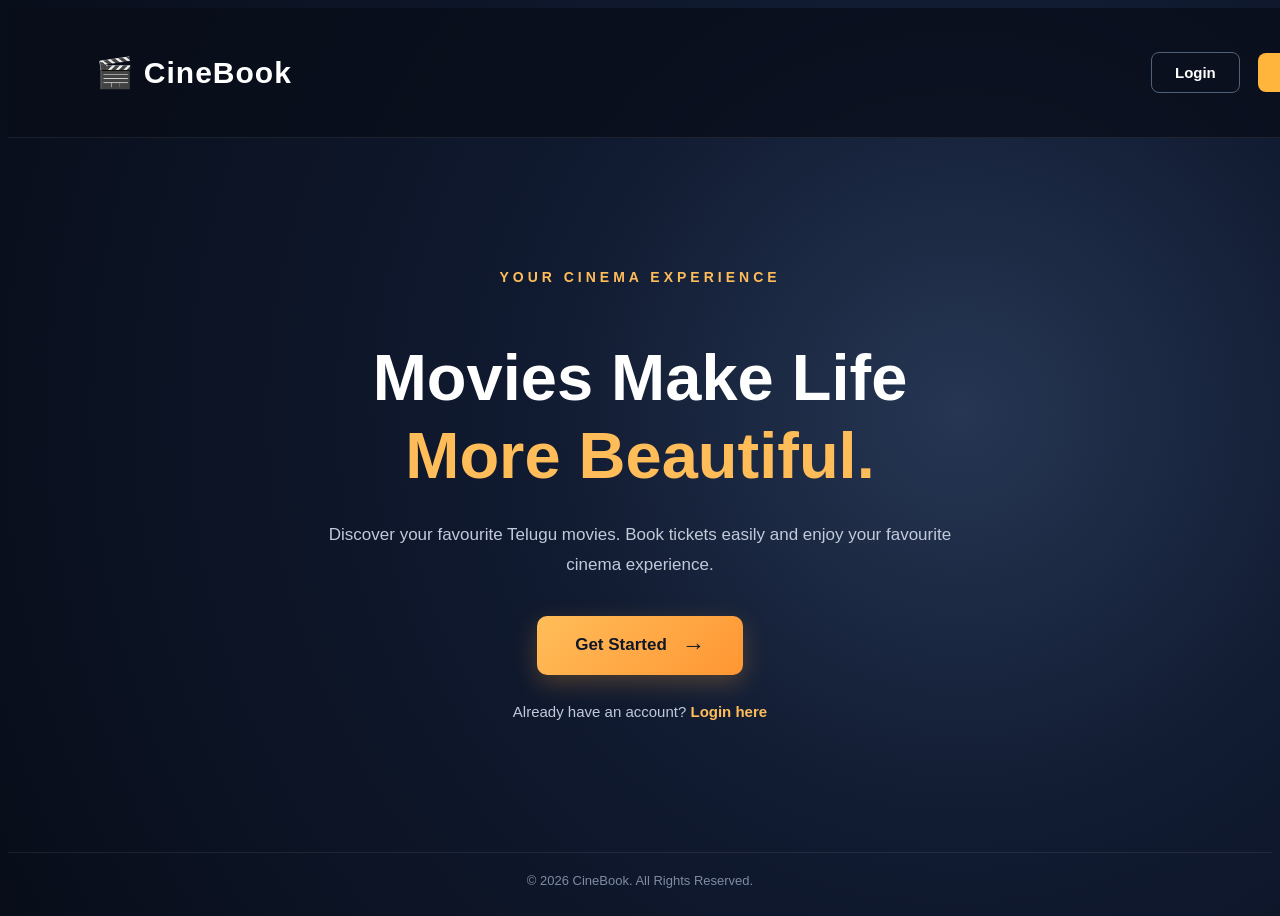
<file: index.html>
<!DOCTYPE html>
<html lang="en">

<head>
    <meta charset="UTF-8">
    <meta name="viewport" content="width=device-width, initial-scale=1.0">

    <title>CineBook - Welcome</title>

    <link rel="stylesheet" href="./style.css">
</head>
<link rel="stylesheet" href="./style.css">

<body class="welcome-page">

    <!-- Navigation Bar -->
    <nav class="navbar">

        <h1 class="logo">🎬 CineBook</h1>

        <div class="nav-links">
            <a href="./login.html" class="nav-login">Login</a>
            <a href="./signup.html" class="nav-signup">Sign Up</a>
        </div>

    </nav>

    <!-- Hero Section -->
    <main class="hero-section">

        <div class="hero-content">

            <p class="tagline">YOUR CINEMA EXPERIENCE</p>

            <h2>
                Movies Make Life
                <span>More Beautiful.</span>
            </h2>

            <p class="hero-description">
                Discover your favourite Telugu movies.
                Book tickets easily and enjoy your
                favourite cinema experience.
            </p>

            <a href="./signup.html" class="get-started">
                Get Started <span>→</span>
            </a>

            <p class="account-text">
                Already have an account?
                <a href="./login.html">Login here</a>
            </p>

        </div>

    </main>

    <footer class="welcome-footer">
        © 2026 CineBook. All Rights Reserved.
    </footer>

</body>
</html>
</file>
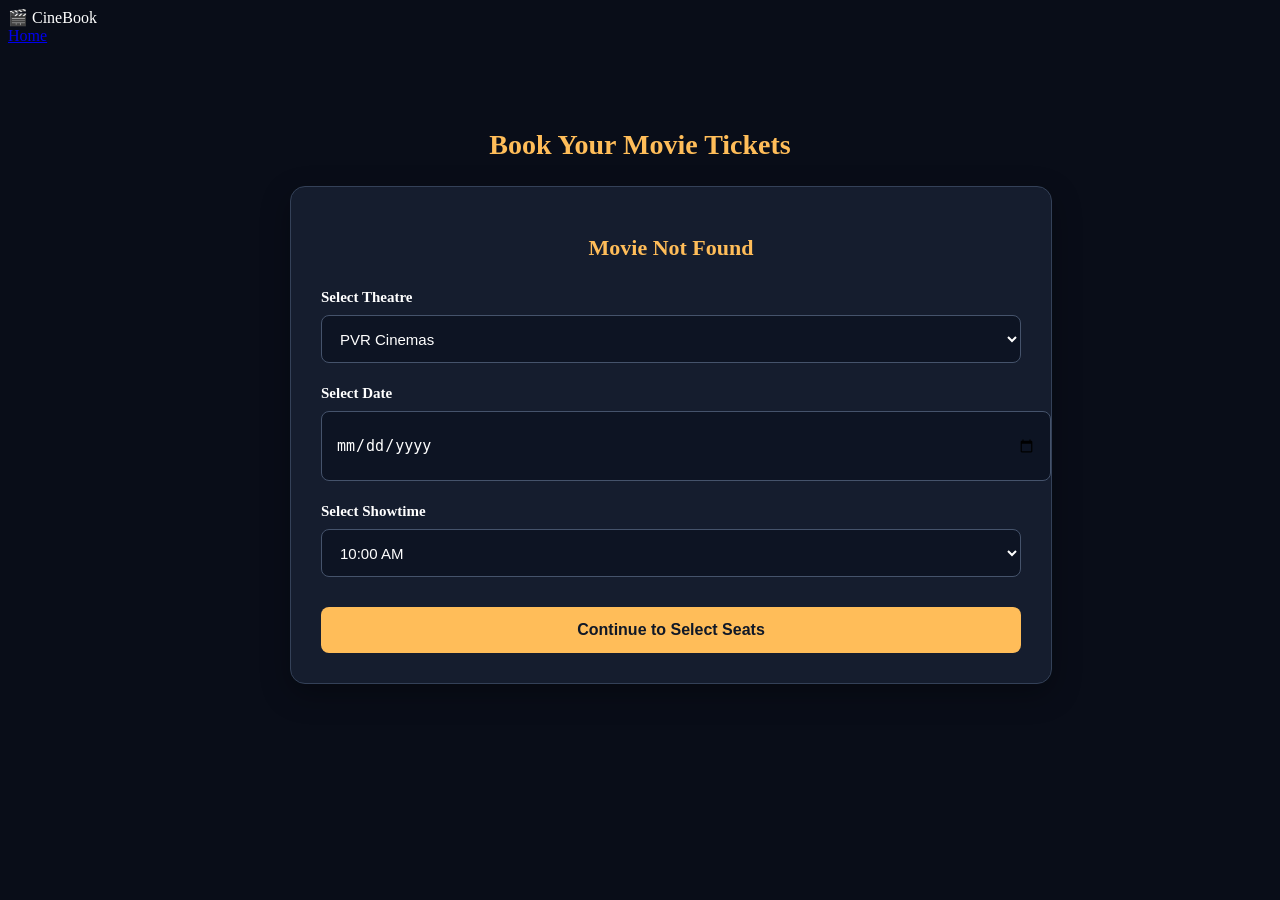
<file: booking.html>
<!DOCTYPE html>
<html lang="en">
<head>
    <meta charset="UTF-8">
    <meta name="viewport" content="width=device-width, initial-scale=1.0">

    <title>Book Movie | CineBook</title>

    <!-- CSS File -->
    <link rel="stylesheet" href="./style.css">
</head>

<body>

    <!-- Navigation Bar -->
    <header class="navbar">
        <div class="logo">🎬 Cine<span>Book</span></div>
        <a href="index.html" class="nav-btn">Home</a>
    </header>

    <!-- Booking Section -->
    <main class="page-container">

        <h1>Book Your Movie Tickets</h1>

        <div class="panel">

            <h2 id="movieName">Loading movie...</h2>

            <!-- Theatre Selection -->
            <div class="form-group">
                <label for="theatre">Select Theatre</label>

                <select id="theatre" required>
                    <option value="PVR Cinemas">PVR Cinemas</option>
                    <option value="INOX Cinemas">INOX Cinemas</option>
                    <option value="Asian Cinemas">Asian Cinemas</option>
                </select>
            </div>

            <!-- Date Selection -->
            <div class="form-group">
                <label for="date">Select Date</label>

                <input
                    type="date"
                    id="date"
                    required
                >
            </div>

            <!-- Showtime Selection -->
            <div class="form-group">
                <label for="showtime">Select Showtime</label>

                <select id="showtime" required>
                    <option value="10:00 AM">10:00 AM</option>
                    <option value="1:30 PM">1:30 PM</option>
                    <option value="6:00 PM">6:00 PM</option>
                    <option value="9:30 PM">9:30 PM</option>
                </select>
            </div>

            <!-- Continue Button -->
            <button
                type="button"
                class="action-btn"
                onclick="continueBooking()">

                Continue to Select Seats

            </button>

        </div>

    </main>

    <!-- JavaScript Files -->
    <script src="./movies.js"></script>
    <script src="./booking.js"></script>

</body>
</html>
</file>
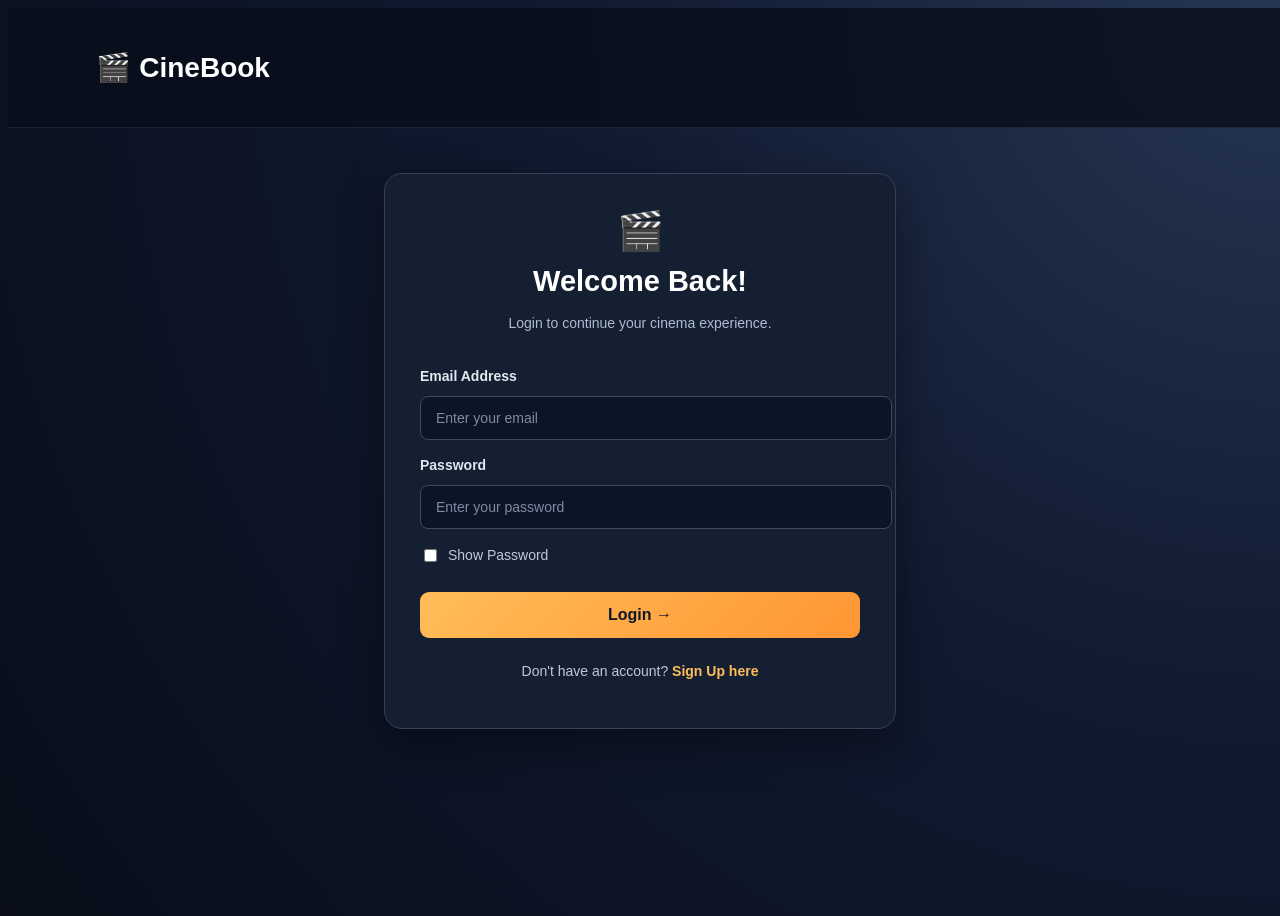
<file: login.html>
<!DOCTYPE html>
<html lang="en">

<head>
    <meta charset="UTF-8">
    <meta name="viewport" content="width=device-width, initial-scale=1.0">
    <title>CineBook - Login</title>
    <link rel="stylesheet" href="./style.css">
</head>

<body class="auth-page">

    <nav class="navbar auth-navbar">
        <h1 class="logo">🎬 CineBook</h1>
        <a href="./index.html" class="back-home">← Home</a>
    </nav>

    <main class="auth-container login-container">

        <div class="auth-heading">
            <span class="auth-icon">🎬</span>
            <h2>Welcome Back!</h2>
            <p>Login to continue your cinema experience.</p>
        </div>

        <form id="loginForm" class="auth-form">

            <label for="loginEmail">Email Address</label>
            <input
                type="email"
                id="loginEmail"
                name="email"
                placeholder="Enter your email"
                required
            >

            <label for="loginPassword">Password</label>
            <input
                type="password"
                id="loginPassword"
                name="password"
                placeholder="Enter your password"
                required
            >

            <label class="show-password">
                <input type="checkbox" id="showPassword">
                Show Password
            </label>

            <button type="submit" class="auth-button">
                Login →
            </button>

        </form>

        <p class="auth-switch">
            Don't have an account?
            <a href="./signup.html">Sign Up here</a>
        </p>

    </main>

    <script src="./auth.js" defer></script>

</body>
</html>
</file>
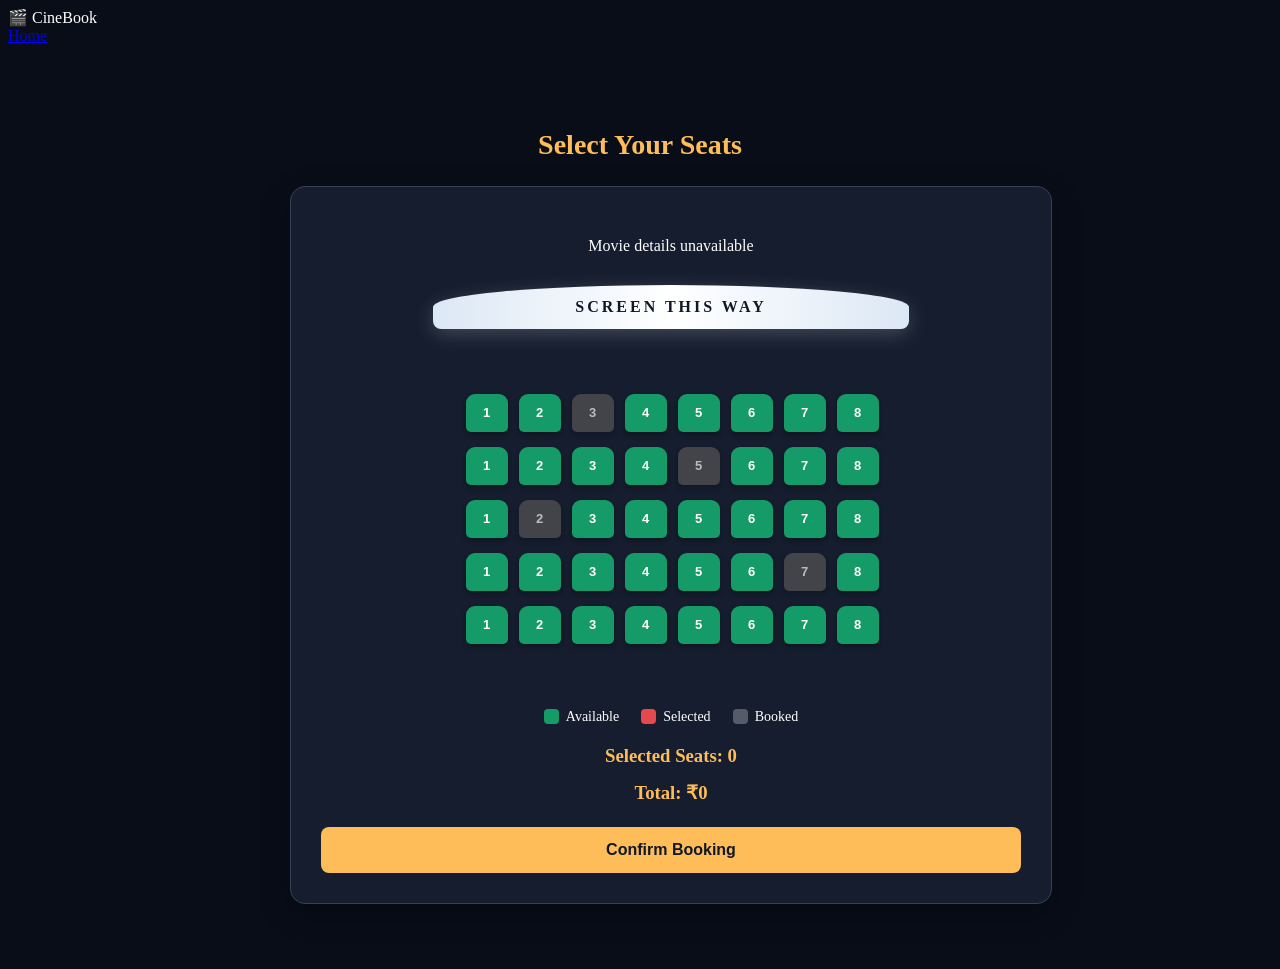
<file: seats.html>
<!DOCTYPE html>
<html lang="en">
<head>
    <meta charset="UTF-8">
    <meta name="viewport" content="width=device-width, initial-scale=1.0">
    <title>Select Seats | CineBook</title>
    <link rel="stylesheet" href="./style.css">
</head>
<body>

<header class="navbar">
    <div class="logo">🎬 Cine<span>Book</span></div>
    <a href="index.html" class="nav-btn">Home</a>
</header>

<main class="page-container">
    <h1>Select Your Seats</h1>

    <div class="panel">
        <p id="showInfo"></p>

        <div class="screen">SCREEN THIS WAY</div>

        <div class="seat-grid" id="seatContainer"></div>

        
        <div class="seat-legend">
    <span><i class="legend-box available-box"></i> Available</span>
    <span><i class="legend-box selected-box"></i> Selected</span>
    <span><i class="legend-box booked-box"></i> Booked</span>
</div>
        <h3 id="seatCount">Selected Seats: 0</h3>
        <h3 id="totalPrice">Total: ₹0</h3>

        <button class="action-btn" onclick="confirmBooking()">
            Confirm Booking
        </button>
    </div>
</main>

<script src="./seats.js"></script>
</body>
</html>
</file>
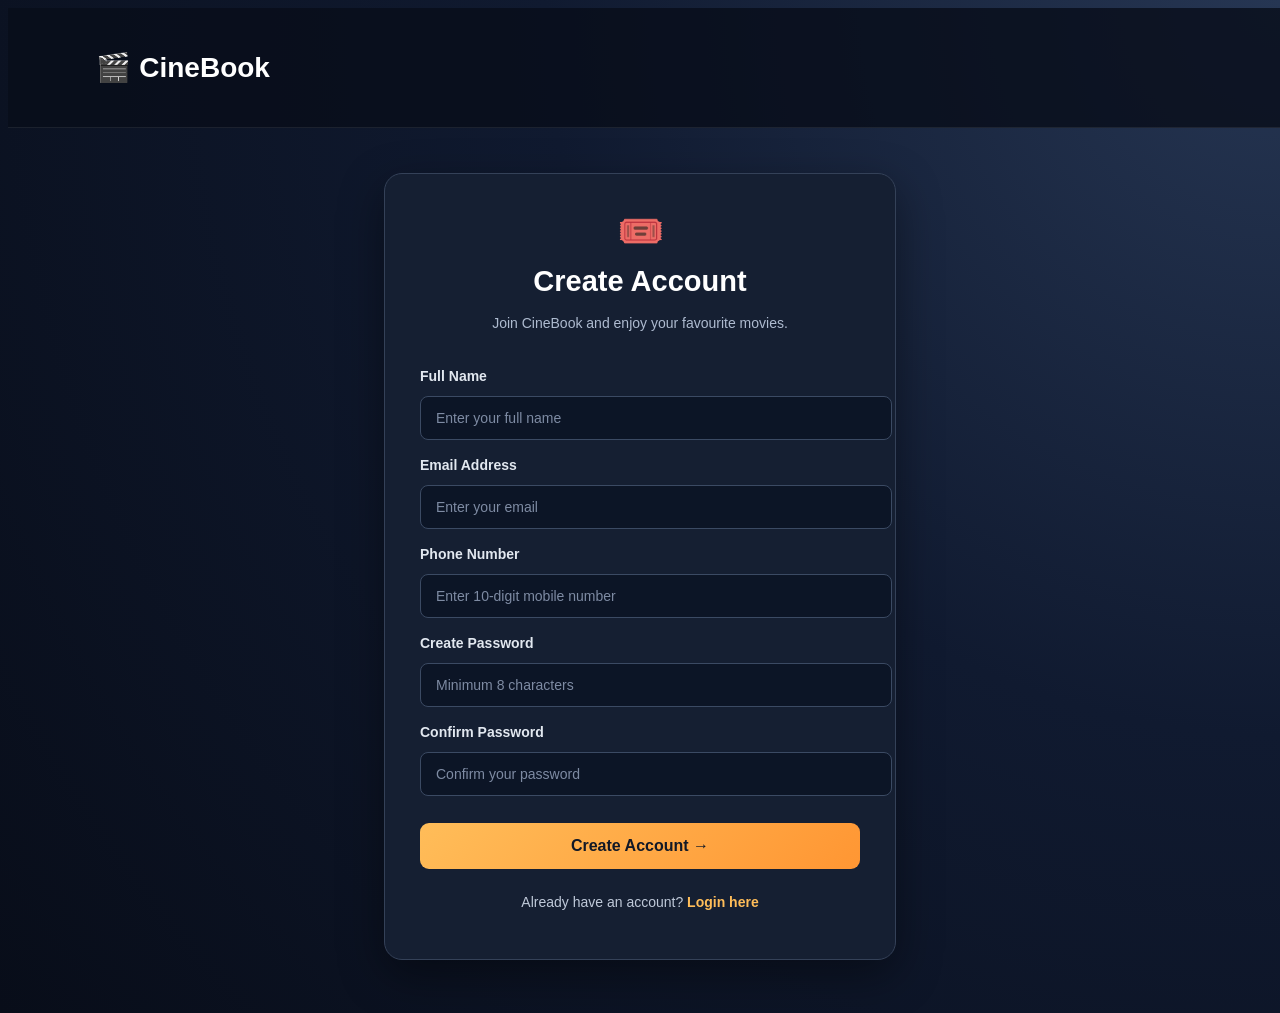
<file: signup.html>
<!DOCTYPE html>
<html lang="en">

<head>
    <meta charset="UTF-8">
    <meta name="viewport" content="width=device-width, initial-scale=1.0">
    <title>CineBook - Sign Up</title>
    <link rel="stylesheet" href="./style.css">
</head>

<body class="auth-page">

    <nav class="navbar auth-navbar">
        <h1 class="logo">🎬 CineBook</h1>
        <a href="./index.html" class="back-home">← Home</a>
    </nav>

    <main class="auth-container signup-container">

        <div class="auth-heading">
            <span class="auth-icon">🎟️</span>
            <h2>Create Account</h2>
            <p>Join CineBook and enjoy your favourite movies.</p>
        </div>

        <form id="signupForm" class="auth-form">

            <label for="name">Full Name</label>
            <input
                type="text"
                id="name"
                name="name"
                placeholder="Enter your full name"
                required
            >

            <label for="email">Email Address</label>
            <input
                type="email"
                id="email"
                name="email"
                placeholder="Enter your email"
                required
            >

            <label for="phone">Phone Number</label>
            <input
                type="tel"
                id="phone"
                name="phone"
                placeholder="Enter 10-digit mobile number"
                pattern="[0-9]{10}"
                maxlength="10"
                required
            >

            <label for="password">Create Password</label>
            <input
                type="password"
                id="password"
                name="password"
                placeholder="Minimum 8 characters"
                minlength="8"
                required
            >

            <label for="confirmPassword">Confirm Password</label>
            <input
                type="password"
                id="confirmPassword"
                name="confirmPassword"
                placeholder="Confirm your password"
                required
            >

            <button type="submit" class="auth-button">
                Create Account →
            </button>

        </form>

        <p class="auth-switch">
            Already have an account?
            <a href="./login.html">Login here</a>
        </p>

    </main>

    <script src="./auth.js" defer></script>

</body>
</html>
</file>
<file: style.css>
/* ==============================
   CINEBOOK PROFESSIONAL HOMEPAGE
============================== */

.welcome-page {
    min-height: 100vh;
    background:
        radial-gradient(circle at 75% 45%,
        #263653 0%, #101a30 40%, #080d19 100%);
    color: #ffffff;
    font-family: 'Segoe UI', Arial, sans-serif;
    display: flex;
    flex-direction: column;
}

/* NAVBAR */

.welcome-page .navbar {
    width: 100%;
    padding: 22px 7%;
    display: flex;
    justify-content: space-between;
    align-items: center;
    background: rgba(8, 13, 25, 0.75);
    border-bottom: 1px solid rgba(255,255,255,0.08);
}

.welcome-page .logo {
    font-size: 30px;
    font-weight: 800;
    color: #ffffff;
    letter-spacing: 1px;
}

.welcome-page .nav-links {
    display: flex;
    align-items: center;
    gap: 18px;
}

.welcome-page .nav-links a {
    text-decoration: none;
    font-size: 15px;
    font-weight: 600;
    padding: 11px 23px;
    border-radius: 8px;
    transition: 0.3s;
}

.welcome-page .nav-login {
    color: #ffffff;
    border: 1px solid #52617a;
}

.welcome-page .nav-login:hover {
    background: #263653;
}

.welcome-page .nav-signup {
    background: #ffb43b;
    color: #111827;
}

.welcome-page .nav-signup:hover {
    background: #ffc766;
    transform: translateY(-2px);
}

/* HERO SECTION */

.welcome-page .hero-section {
    flex: 1;
    display: flex;
    align-items: center;
    justify-content: center;
    text-align: center;
    padding: 80px 20px;
}

.welcome-page .hero-content {
    max-width: 850px;
    width: 100%;
}

.welcome-page .tagline {
    color: #ffbd59;
    font-size: 14px;
    font-weight: 700;
    letter-spacing: 4px;
    margin-bottom: 25px;
}

.welcome-page .hero-content h2 {
    font-size: clamp(38px, 6vw, 65px);
    font-weight: 800;
    line-height: 1.2;
    margin-bottom: 25px;
    color: #ffffff;
}

.welcome-page .hero-content h2 span {
    display: block;
    color: #ffbd59;
}

.welcome-page .hero-description {
    font-size: 17px;
    line-height: 1.8;
    color: #c1cada;
    max-width: 650px;
    margin: 0 auto 35px;
}

/* GET STARTED BUTTON */

.welcome-page .get-started {
    display: inline-flex;
    align-items: center;
    gap: 15px;
    background: linear-gradient(135deg, #ffbd59, #ff9633);
    color: #101827;
    text-decoration: none;
    font-size: 17px;
    font-weight: 800;
    padding: 16px 38px;
    border-radius: 10px;
    box-shadow: 0 8px 25px rgba(255, 169, 55, 0.25);
    transition: 0.3s ease;
}

.welcome-page .get-started span {
    font-size: 23px;
}

.welcome-page .get-started:hover {
    transform: translateY(-4px);
    box-shadow: 0 12px 30px rgba(255, 169, 55, 0.4);
}

/* ACCOUNT TEXT */

.welcome-page .account-text {
    margin-top: 28px;
    color: #c1cada;
    font-size: 15px;
}

.welcome-page .account-text a {
    color: #ffbd59;
    font-weight: 700;
    text-decoration: none;
}

.welcome-page .account-text a:hover {
    text-decoration: underline;
}

/* FOOTER */

.welcome-page .welcome-footer {
    text-align: center;
    padding: 20px;
    color: #7e8ba3;
    font-size: 13px;
    border-top: 1px solid rgba(255,255,255,0.08);
}

/* MOBILE RESPONSIVE */

@media (max-width: 600px) {

    .welcome-page .navbar {
        padding: 18px 5%;
    }

    .welcome-page .logo {
        font-size: 22px;
    }

    .welcome-page .nav-links {
        gap: 8px;
    }

    .welcome-page .nav-links a {
        padding: 9px 12px;
        font-size: 13px;
    }

    .welcome-page .hero-section {
        padding: 60px 20px;
    }

    .welcome-page .hero-content h2 {
        font-size: 38px;
    }

    .welcome-page .hero-description {
        font-size: 15px;
    }
}

/* =================================
   CINEBOOK LOGIN & SIGNUP DESIGN
================================= */

.auth-page {
    min-height: 100vh;
    background:
        radial-gradient(circle at top right,
        #263653, #101a30 45%, #080d19);
    color: #ffffff;
    font-family: 'Segoe UI', Arial, sans-serif;
    display: flex;
    flex-direction: column;
}

/* NAVBAR */

.auth-page .auth-navbar {
    width: 100%;
    padding: 20px 7%;
    display: flex;
    justify-content: space-between;
    align-items: center;
    background: rgba(8, 13, 25, 0.8);
    border-bottom: 1px solid rgba(255,255,255,0.08);
}

.auth-page .logo {
    color: #ffffff;
    font-size: 28px;
    font-weight: 800;
}

.auth-page .back-home {
    color: #ffbd59;
    text-decoration: none;
    font-weight: 600;
    font-size: 15px;
}

.auth-page .back-home:hover {
    color: #ffffff;
}

/* AUTH CONTAINER */

.auth-page .auth-container {
    width: 90%;
    max-width: 440px;
    margin: 45px auto;
    padding: 35px;
    background: #151f32;
    border: 1px solid #344158;
    border-radius: 18px;
    box-shadow: 0 15px 45px rgba(0,0,0,0.4);
}

/* HEADING */

.auth-page .auth-heading {
    text-align: center;
    margin-bottom: 28px;
}

.auth-page .auth-icon {
    font-size: 38px;
}

.auth-page .auth-heading h2 {
    color: #ffffff;
    font-size: 29px;
    margin: 12px 0 8px;
}

.auth-page .auth-heading p {
    color: #aebbd0;
    font-size: 14px;
    line-height: 1.6;
}

/* FORM */

.auth-page .auth-form {
    display: flex;
    flex-direction: column;
    gap: 12px;
}

.auth-page .auth-form label {
    color: #e2e8f0;
    font-size: 14px;
    font-weight: 600;
    margin-top: 5px;
}

.auth-page .auth-form input:not([type="checkbox"]) {
    width: 100%;
    padding: 13px 15px;
    background: #0c1526;
    color: #ffffff;
    border: 1px solid #3b4a63;
    border-radius: 8px;
    outline: none;
    font-size: 14px;
    transition: 0.3s;
}

.auth-page .auth-form input:focus {
    border-color: #ffbd59;
    box-shadow: 0 0 0 3px rgba(255,189,89,0.12);
}

.auth-page .auth-form input::placeholder {
    color: #7e8ba3;
}

/* SHOW PASSWORD */

.auth-page .auth-form .show-password {
    display: flex;
    flex-direction: row;
    align-items: center;
    gap: 8px;
    color: #bfc9d9;
    font-weight: 400;
    cursor: pointer;
}

.auth-page .show-password input {
    accent-color: #ffbd59;
}

/* AUTH BUTTON */

.auth-page .auth-button {
    margin-top: 15px;
    padding: 14px;
    border: none;
    border-radius: 9px;
    background: linear-gradient(135deg, #ffbd59, #ff9633);
    color: #111827;
    font-size: 16px;
    font-weight: 800;
    cursor: pointer;
    transition: 0.3s;
}

.auth-page .auth-button:hover {
    transform: translateY(-3px);
    box-shadow: 0 8px 22px rgba(255,169,55,0.3);
}

/* SWITCH LOGIN / SIGNUP */

.auth-page .auth-switch {
    text-align: center;
    color: #bfc9d9;
    font-size: 14px;
    margin-top: 25px;
}

.auth-page .auth-switch a {
    color: #ffbd59;
    text-decoration: none;
    font-weight: 700;
}

.auth-page .auth-switch a:hover {
    text-decoration: underline;
}

/* RESPONSIVE */

@media (max-width: 600px) {

    .auth-page .auth-navbar {
        padding: 18px 5%;
    }

    .auth-page .logo {
        font-size: 22px;
    }

    .auth-page .auth-container {
        padding: 25px 20px;
        margin: 30px auto;
    }

    .auth-page .auth-heading h2 {
        font-size: 25px;
    }
}
body {
    background-color: #090d18 !important;
    color: white !important;
}

/* =================================
   CINEBOOK - COMPACT MOVIE POSTERS
================================= */

.movies-page {
    width: 94%;
    max-width: 1250px;
    margin: 35px auto;
}

.movie-container {
    display: grid;
    grid-template-columns: repeat(5, minmax(0, 1fr));
    gap: 20px;
    margin: 20px 0 45px;
}

.movie-card {
    width: 100%;
    min-width: 0;
    background: #151d2e;
    border: 1px solid #344158;
    border-radius: 12px;
    overflow: hidden;
    transition: 0.3s ease;
}

.movie-card:hover {
    transform: translateY(-5px);
    border-color: #ffbd59;
}

/* SAME SIZE FOR EVERY POSTER */

.movie-card .poster {
    width: 100%;
    aspect-ratio: 3 / 4;
    overflow: hidden;
    position: relative;
    background: #101827;
}

.movie-card .poster img {
    width: 100%;
    height: 100%;
    display: block;
    object-fit: cover;
    object-position: center top;
}

/* RATING */

.movie-card .rating {
    position: absolute;
    top: 8px;
    right: 8px;
    background: #ffbd59;
    color: #111827;
    padding: 5px 8px;
    border-radius: 5px;
    font-size: 12px;
    font-weight: bold;
}

/* MOVIE INFORMATION */

.movie-card .movie-info {
    padding: 12px;
}

.movie-card .movie-info h3 {
    font-size: 16px;
    color: white;
    margin-bottom: 8px;
}

.movie-card .movie-info p {
    font-size: 13px;
    color: #aebbd0;
    margin-bottom: 7px;
}

.movie-card .book-btn {
    width: 100%;
    padding: 10px 5px;
    margin-top: 8px;
    background: #ffbd59;
    color: #101827;
    border: none;
    border-radius: 6px;
    font-size: 13px;
    font-weight: bold;
    cursor: pointer;
}

/* LAPTOP */

@media (max-width: 1000px) {
    .movie-container {
        grid-template-columns: repeat(4, minmax(0, 1fr));
    }
}

/* TABLET */

@media (max-width: 700px) {
    .movie-container {
        grid-template-columns: repeat(3, minmax(0, 1fr));
        gap: 12px;
    }
}

/* MOBILE */

@media (max-width: 450px) {
    .movie-container {
        grid-template-columns: repeat(2, minmax(0, 1fr));
        gap: 12px;
    }
}
/* MOVIE DETAILS PAGE */

.movie-details-container {
    width: 90%;
    max-width: 1000px;
    margin: 40px auto;
    display: flex;
    align-items: flex-start;
    gap: 30px;
    background: #151d2e;
    padding: 25px;
    border-radius: 15px;
}

.movie-details-container img {
    width: 240px;
    height: 330px;
    object-fit: cover;
    border-radius: 10px;
}

.movie-details-info {
    flex: 1;
}

.movie-details-info h2 {
    color: #ffbd59;
    margin-bottom: 15px;
}

.movie-details-info p {
    margin-bottom: 12px;
    color: #ffffff;
}

@media (max-width: 600px) {
    .movie-details-container {
        flex-direction: column;
        align-items: center;
    }

    .movie-details-container img {
        width: 200px;
        height: 280px;
    }
}

/* BOOKING PAGE DESIGN */

.booking-container {
    width: 90%;
    max-width: 650px;
    margin: 40px auto;
    padding: 30px;
    background: #151d2e;
    border: 1px solid #344158;
    border-radius: 15px;
    box-shadow: 0 10px 30px rgba(0,0,0,0.3);
}

.booking-container h2 {
    text-align: center;
    color: #ffbd59;
    margin-bottom: 25px;
}

.booking-form {
    display: flex;
    flex-direction: column;
    gap: 18px;
}

.booking-form label {
    color: #ffffff;
    font-weight: bold;
    display: block;
    margin-bottom: 8px;
}

.booking-form select,
.booking-form input {
    width: 100%;
    padding: 13px;
    background: #0d1423;
    color: white;
    border: 1px solid #344158;
    border-radius: 7px;
    font-size: 15px;
}

.booking-form button {
    width: 100%;
    padding: 14px;
    background: #ffbd59;
    color: #101827;
    border: none;
    border-radius: 7px;
    font-size: 16px;
    font-weight: bold;
    cursor: pointer;
    margin-top: 10px;
}

.booking-form button:hover {
    background: #ffffff;
}

@media (max-width: 600px) {
    .booking-container {
        padding: 20px;
    }
}

/* =========================
   CINEBOOK BOOKING PAGE
========================= */

.page-container {
    width: 90%;
    max-width: 700px;
    margin: 45px auto;
    padding: 20px;
}

.page-container h1 {
    text-align: center;
    color: #ffbd59;
    margin-bottom: 25px;
    font-size: 28px;
}

.panel {
    width: 100%;
    background: #151d2e;
    border: 1px solid #344158;
    border-radius: 15px;
    padding: 30px;
    box-shadow: 0 10px 30px rgba(0,0,0,0.3);
}

.panel h2 {
    color: #ffbd59;
    font-size: 22px;
    margin-bottom: 28px;
    text-align: center;
}

.form-group {
    display: flex;
    flex-direction: column;
    gap: 9px;
    margin-bottom: 22px;
}

.form-group label {
    color: #ffffff;
    font-size: 15px;
    font-weight: bold;
}

.form-group select,
.form-group input {
    width: 100%;
    height: 48px;
    padding: 10px 14px;
    background: #0d1423;
    color: #ffffff;
    border: 1px solid #45536b;
    border-radius: 8px;
    font-size: 15px;
    outline: none;
}

.form-group select:focus,
.form-group input:focus {
    border-color: #ffbd59;
}

.action-btn {
    width: 100%;
    padding: 14px;
    margin-top: 8px;
    background: #ffbd59;
    color: #101827;
    border: none;
    border-radius: 8px;
    font-size: 16px;
    font-weight: bold;
    cursor: pointer;
    transition: 0.3s;
}

.action-btn:hover {
    background: #ffffff;
    transform: translateY(-2px);
}

@media (max-width: 600px) {
    .page-container {
        width: 95%;
        padding: 10px;
    }

    .panel {
        padding: 20px;
    }

    .page-container h1 {
        font-size: 23px;
    }
}

/* SEAT SELECTION DESIGN */

.seat-grid {
    display: grid;
    grid-template-columns: repeat(8, 38px);
    justify-content: center;
    gap: 12px;
    margin: 35px auto;
}

.seat {
    width: 38px;
    height: 38px;
    border: none;
    border-radius: 8px 8px 4px 4px;
    color: white;
    font-weight: bold;
    cursor: pointer;
}

.seat.available {
    background: #269b68;
}

.seat.selected {
    background: #dc5555;
}

.seat.booked {
    background: #555;
    cursor: not-allowed;
}

.screen {
    width: 75%;
    max-width: 450px;
    margin: 25px auto;
    padding: 12px;
    text-align: center;
    color: #101827;
    background: #ffbd59;
    border-radius: 50% 50% 8px 8px;
    font-weight: bold;
    box-shadow: 0 5px 18px rgba(255,189,89,0.3);
}

#seatCount,
#totalPrice {
    text-align: center;
    margin: 15px;
    color: #ffbd59;
}

@media (max-width: 450px) {
    .seat-grid {
        grid-template-columns: repeat(8, 30px);
        gap: 7px;
    }

    .seat {
        width: 30px;
        height: 30px;
    }
}
.seat-grid {
    display: grid !important;
    grid-template-columns: repeat(8, 40px) !important;
    justify-content: center;
    gap: 12px;
    margin: 30px auto;
    min-height: 100px;
}

.seat {
    display: block !important;
    width: 40px;
    height: 40px;
    background: #269b68;
    color: white;
    border: none;
    border-radius: 8px;
    cursor: pointer;
}

.seat.selected {
    background: #dc5555 !important;
}

.seat.booked {
    background: #555 !important;
}

/* BEAUTIFUL CINEMA SEAT LAYOUT */

.seat-grid {
    display: grid;
    grid-template-columns: repeat(8, 42px);
    justify-content: center;
    gap: 15px 13px;
    margin: 40px auto;
    padding: 25px 10px;
}

.seat {
    width: 42px;
    height: 38px;
    border: none;
    border-radius: 9px 9px 5px 5px;
    font-size: 13px;
    font-weight: bold;
    color: white;
    cursor: pointer;
    transition: 0.2s;
    box-shadow: 0 3px 5px rgba(0,0,0,0.3);
}

.seat.available {
    background: #159b68;
}

.seat.available:hover {
    transform: scale(1.12);
    background: #20c989;
}

.seat.selected {
    background: #e5484d;
    transform: scale(1.08);
}

.seat.booked {
    background: #555b68;
    cursor: not-allowed;
    opacity: 0.7;
}

.screen {
    width: 80%;
    max-width: 450px;
    margin: 30px auto;
    padding: 13px;
    text-align: center;
    color: #111827;
    background: linear-gradient(90deg, #dce8f5, #ffffff, #dce8f5);
    border-radius: 50% 50% 8px 8px;
    box-shadow: 0 5px 20px rgba(255,255,255,0.2);
    font-weight: bold;
    letter-spacing: 3px;
}

.panel > p {
    text-align: center;
    margin: 20px 0;
    color: white;
}

@media(max-width: 450px) {
    .seat-grid {
        grid-template-columns: repeat(8, 30px);
        gap: 10px 7px;
    }

    .seat {
        width: 30px;
        height: 30px;
        font-size: 10px;
    }
}
.seat-legend {
    display: flex;
    justify-content: center;
    flex-wrap: wrap;
    gap: 22px;
    color: white;
    margin: 20px 0;
}

.seat-legend span {
    display: flex;
    align-items: center;
    gap: 7px;
    font-size: 14px;
}

.legend-box {
    width: 15px;
    height: 15px;
    display: inline-block;
    border-radius: 4px;
}

.available-box { background: #159b68; }
.selected-box { background: #e5484d; }
.booked-box { background: #555b68; }
</file>
